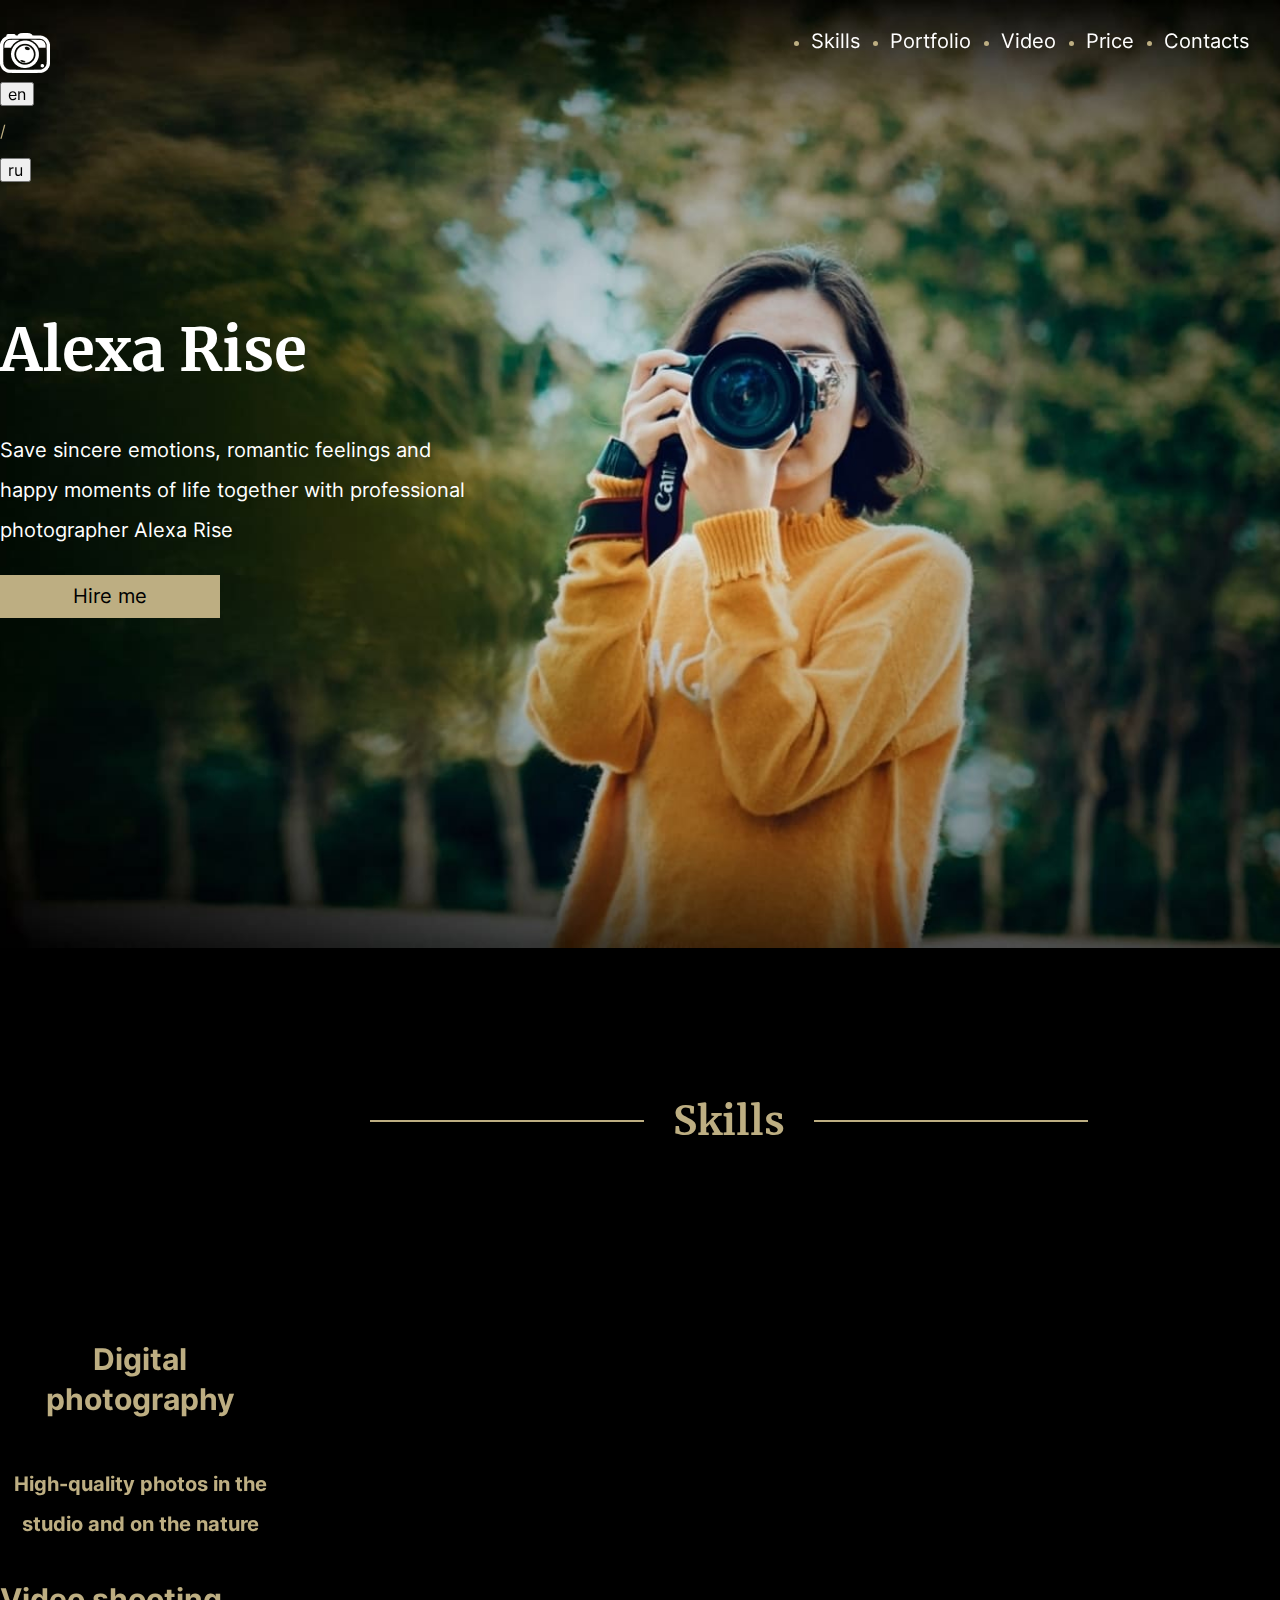
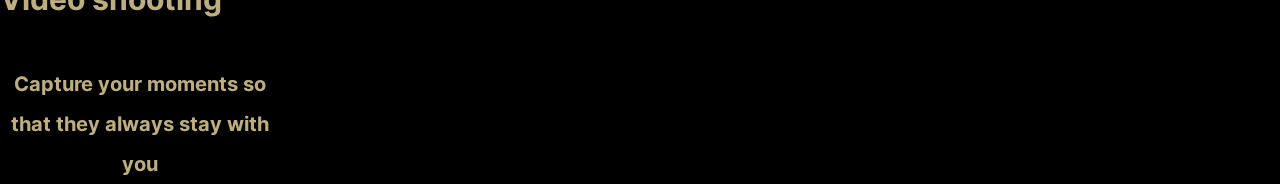
<file: index.html>
<!doctype html>
<html lang="en">
<head>
    <meta charset="UTF-8">
    <meta name="viewport" content="width=device-width, initial-scale=1.0">
    <title>portfolio</title>
    <link rel="stylesheet" href="./css/style.css">
    <link rel="icon" href="assets/img/logo_hover.ico">
</head>
<body>
<!--Header start-->
    <header class="header">
        <div class="container header-container">
            <div class="header_wrapper">
                <div class="header_logo">
                    <a href="/" class="header_logo-link">
                        <img src="./assets/img/logo.png" alt="logo" class="header_logo-pic">
                    </a>
                </div>

                <nav class="header_nav">
                    <ul class="header-list">
                        <li class="header-item"><a href="#Skills" class="header_link">Skills</a></li>
                        <li class="header-item"><a href="#Portfolio" class="header_link">Portfolio</a></li>
                        <li class="header-item"><a href="#Video" class="header_link">Video</a></li>
                        <li class="header-item"><a href="#Price" class="header_link">Price</a></li>
                        <li class="header-item"><a href="#Contacts" class="header_link">Contacts</a></li>
                    </ul>
                </nav>
            </div>
        </div>
        <div class="header_buttons">
                    <button class="button">en</button>
                    <p>/</p>
                    <button class="button">ru</button>

                </div>
    </header>
<!--Header end-->

<!--Main start-->
<main class="main">
    <div class="container main-container">
    <section class="hero">
        <div class="wrapper">
            <h1 class="main_title">
                Alexa Rise
            </h1>
            <p class="main_subtitle">
                Save sincere emotions, romantic feelings and happy moments of life together with professional photographer Alexa Rise
            </p>
            <form class="button-click">
                <input type="button" class="serch_button" value="Hire me">
            </form>
        </div>
    </section>

    <section class="skills">
        <div class="title">
            <h2 class="skills_title">
                    Skills
            </h2>
            <div class="skills_items">
                <div class="skills_cards">
                    <h2 class="skills_item-pic">
                        Digital photography
                    </h2>
                    <p>
                        High-quality photos in the studio and on the nature
                    </p>
                </div>
                <div class="skills_cards">
                    <h2 class="skills_item-pic">
                        Video shooting
                    </h2>
                    <p>
                        Capture your moments so that they always stay with you
                    </p>
                </div>
                <div class="skills_item"></div>
                <div class="skills_item"></div>
            </div>
        </div>
    </section>
    </div>
</main>
<!--Main end-->
<footer>
    <div class="container footer-container">

    </div>
</footer>

</body>
</html>
</file>
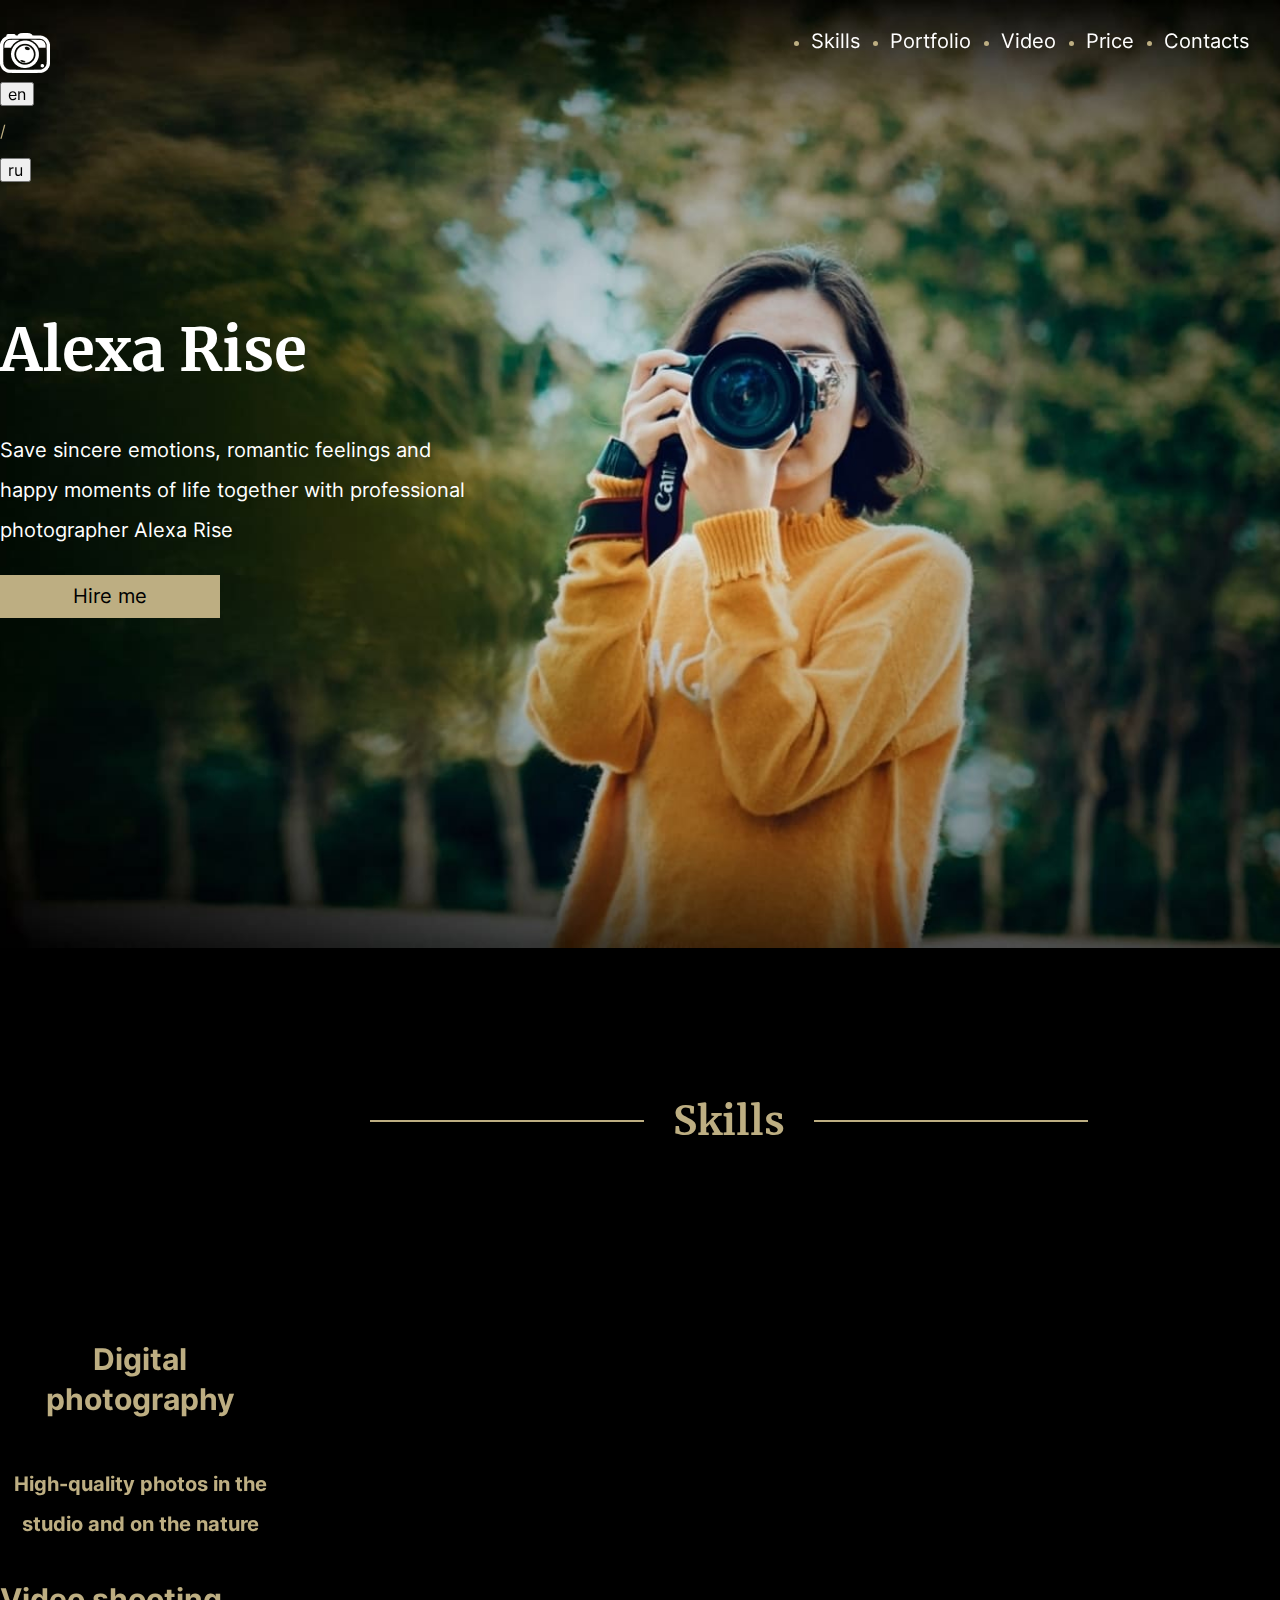
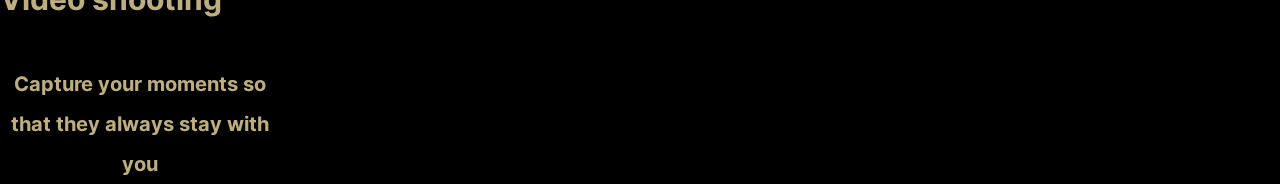
<file: portfolio/index.html>
<!doctype html>
<html lang="en">
<head>
    <meta charset="UTF-8">
    <meta name="viewport" content="width=device-width, initial-scale=1.0">
    <title>portfolio</title>
    <link rel="stylesheet" href="./css/style.css">
    <link rel="icon" href="assets/img/logo_hover.ico">
</head>
<body>
<!--Header start-->
    <header class="header">
        <div class="container header-container">
            <div class="header_wrapper">
                <div class="header_logo">
                    <a href="/" class="header_logo-link">
                        <img src="./assets/img/logo.png" alt="logo" class="header_logo-pic">
                    </a>
                </div>

                <nav class="header_nav">
                    <ul class="header-list">
                        <li class="header-item"><a href="#Skills" class="header_link">Skills</a></li>
                        <li class="header-item"><a href="#Portfolio" class="header_link">Portfolio</a></li>
                        <li class="header-item"><a href="#Video" class="header_link">Video</a></li>
                        <li class="header-item"><a href="#Price" class="header_link">Price</a></li>
                        <li class="header-item"><a href="#Contacts" class="header_link">Contacts</a></li>
                    </ul>
                </nav>
            </div>
        </div>
        <div class="header_buttons">
                    <button class="button">en</button>
                    <p>/</p>
                    <button class="button">ru</button>

                </div>
    </header>
<!--Header end-->

<!--Main start-->
<main class="main">
    <div class="container main-container">
    <section class="hero">
        <div class="wrapper">
            <h1 class="main_title">
                Alexa Rise
            </h1>
            <p class="main_subtitle">
                Save sincere emotions, romantic feelings and happy moments of life together with professional photographer Alexa Rise
            </p>
            <form class="button-click">
                <input type="button" class="serch_button" value="Hire me">
            </form>
        </div>
    </section>

    <section class="skills">
        <div class="title">
            <h2 class="skills_title">
                    Skills
            </h2>
            <div class="skills_items">
                <div class="skills_cards">
                    <h2 class="skills_item-pic">
                        Digital photography
                    </h2>
                    <p>
                        High-quality photos in the studio and on the nature
                    </p>
                </div>
                <div class="skills_cards">
                    <h2 class="skills_item-pic">
                        Video shooting
                    </h2>
                    <p>
                        Capture your moments so that they always stay with you
                    </p>
                </div>
                <div class="skills_item"></div>
                <div class="skills_item"></div>
            </div>
        </div>
    </section>
    </div>
</main>
<!--Main end-->
<footer>
    <div class="container footer-container">

    </div>
</footer>

</body>
</html>
</file>
<file: css/style.css>
/*! normalize.css v8.0.1 | MIT License | github.com/necolas/normalize.css */
html {
    line-height: 1.15;
    -webkit-text-size-adjust: 100%;
}
body {
    margin: 0;
}
main {
    display: block;
}
h1 {
    font-size: 2em;
    margin: 0.67em 0;
}
hr {
    box-sizing: content-box;
    height: 0;
    overflow: visible;
}
pre {
    font-family: monospace, monospace;
    font-size: 1em;
}
a {
    background-color: transparent;
}
abbr[title] {
    border-bottom: none;
    text-decoration: underline;
    text-decoration: underline dotted;
}
b,strong {
    font-weight: bolder;
}
code,kbd,samp {
    font-family: monospace, monospace;
    font-size: 1em;
}
small {
    font-size: 80%;
}
sub,sup {
    font-size: 75%;
    line-height: 0;
    position: relative;
    vertical-align: baseline;
}
sub {
    bottom: -0.25em;
}
sup {
    top: -0.5em;
}
img {
    border-style: none;
}
button,input,optgroup,select,textarea {
    font-family: inherit;
    font-size: 100%;
    line-height: 1.15;
    margin: 0;
}
button,input {
    overflow: visible;
}
button,select {
    text-transform: none;
}
button,[type="button"],[type="reset"],[type="submit"] {
    -webkit-appearance: button;
}
button::-moz-focus-inner,
[type="button"]::-moz-focus-inner,
[type="reset"]::-moz-focus-inner,
[type="submit"]::-moz-focus-inner {
    border-style: none;
    padding: 0;
}
button:-moz-focusring,
[type="button"]:-moz-focusring,
[type="reset"]:-moz-focusring,
[type="submit"]:-moz-focusring {
    outline: 1px dotted ButtonText;
}
fieldset {
    padding: 0.35em 0.75em 0.625em;
}
legend {
    box-sizing: border-box;
    color: inherit;
    display: table;
    max-width: 100%;
    padding: 0;
    white-space: normal;
}
progress {
    vertical-align: baseline;
}
textarea {
    overflow: auto;
}
[type="checkbox"],[type="radio"] {
    box-sizing: border-box;
    padding: 0;
}
[type="number"]::-webkit-inner-spin-button,[type="number"]::-webkit-outer-spin-button {
    height: auto;
}
[type="search"] {
    -webkit-appearance: textfield;
    outline-offset: -2px;
}
[type="search"]::-webkit-search-decoration {
    -webkit-appearance: none;
}
::-webkit-file-upload-button {
    -webkit-appearance: button;
    font: inherit;
}
details {
    display: block;
}
summary {
    display: list-item;
}
template {
    display: none;
}
[hidden] {
    display: none;
}

/* inter-regular - latin_cyrillic */
@font-face {
    font-family: 'Inter';
    font-style: normal;
    font-weight: 400;
    src: local(''),
    url('../fonts/inter-v7-latin_cyrillic-regular.woff2') format('woff2'), /* Chrome 26+, Opera 23+, Firefox 39+ */
    url('../fonts/inter-v7-latin_cyrillic-regular.woff') format('woff'); /* Chrome 6+, Firefox 3.6+, IE 9+, Safari 5.1+ */
}
/* inter-700 - latin_cyrillic */
@font-face {
    font-family: 'Inter';
    font-style: normal;
    font-weight: 700;
    src: local(''),
    url('../fonts/inter-v7-latin_cyrillic-700.woff2') format('woff2'), /* Chrome 26+, Opera 23+, Firefox 39+ */
    url('../fonts/inter-v7-latin_cyrillic-700.woff') format('woff'); /* Chrome 6+, Firefox 3.6+, IE 9+, Safari 5.1+ */
}

/* merriweather-regular - latin_cyrillic */
@font-face {
    font-family: 'Merriweather';
    font-style: normal;
    font-weight: 400;
    src: local(''),
    url('../fonts/merriweather-v28-latin_cyrillic-regular.woff2') format('woff2'), /* Chrome 26+, Opera 23+, Firefox 39+ */
    url('../fonts/merriweather-v28-latin_cyrillic-regular.woff') format('woff'); /* Chrome 6+, Firefox 3.6+, IE 9+, Safari 5.1+ */
}
/* merriweather-700 - latin_cyrillic */
@font-face {
    font-family: 'Merriweather';
    font-style: normal;
    font-weight: 700;
    src: local(''),
    url('../fonts/merriweather-v28-latin_cyrillic-700.woff2') format('woff2'), /* Chrome 26+, Opera 23+, Firefox 39+ */
    url('../fonts/merriweather-v28-latin_cyrillic-700.woff') format('woff'); /* Chrome 6+, Firefox 3.6+, IE 9+, Safari 5.1+ */
}



html{
    box-sizing: border-box;
}
*,*::before, *::after{
    box-sizing:inherit;
}

body{
    font-family: 'Inter', 'Merriweather';
    background-color: black;
    font-style: normal;
    font-size: 16px;
    line-height: 1.2;
    font-weight: normal;
    color: #bdae82
}

.container{
    max-width: 1440px;
    margin: 0 auto;
}

/* Header styles start*/

.header{
    position: fixed;
    top: 0;
    left: 0;
    width: 100%;


}

.header_link:hover .nav-link:focus, .nav-link:active{
    opacity: .75;
}

.header_wrapper{
    flex-direction: row;
    display: flex;
    /* flex-wrap: wrap;*/
    align-items: flex-end;/* Но возможно и center*/
    justify-content: space-between;
}

.header-list{
    display: flex;
    flex-wrap: wrap;

}

.header-item{
    margin-right: 30px;
}

.header-item:last-child{
    margin-right: 31px;
}

.header_link{
    font-size: 20px;
    line-height: 50px;
    color: white;
    text-decoration:none;
}

/* Header styles end*/


/* Main styles start*/

.main{
    min-height: 100vh;
    background: url(../assets/img/bg.jpg) no-repeat center;
    background-size: cover;
    padding-top: 250px;
}

.main_title{
    font-family: Merriweather;
    font-style: normal;
    font-weight: bold;
    max-width: 500px;
    font-size: 60px;
    line-height: 120px;
    color: #FFFFFF;
    margin-bottom: 10px;
}

.main_subtitle{
    font-family: Inter;
    font-style: normal;
    font-weight: normal;
    max-width:470px;
    font-size: 20px;
    line-height: 40px;
    color: #FFFFFF;
    margin-bottom: 25px;
}
.button-click{
    display: flex;
    flex-wrap: wrap;
}


.serch_button{
    padding: 10px 73px;
    background: #BDAE82;
    max-width: 220px;
    max-height: 55px;
    font-size: 20px;
    border: 0;
    margin-bottom: 330px;
}

/* Main styles start*/

/* Skills styles start*/
.skills{
    background: black;
    width: 1440px;

}
.title{
    font-family: Merriweather;
    font-weight: bold;
    font-size: 40px;
    line-height: 80px;
    text-align: center;
    color: #BDAE82;
    position: absolute;
}
/*Заголовок с линиями*/
.skills_title{
    font-weight: bold;
    font-size: 40px;
    line-height: 80px;
    padding: 100px 0px 60px 370px;
}
.skills_title::after, .skills_title::before {
    content: "";
    height: 2px;
    width: 274px;
    background-color: #bdae82;
    display: inline-block;
    margin-bottom: 13px;
}

.skills_title::before {
    margin-right: 20px;
}

.skills_title::after {
    margin-left: 20px;
}
/*Заголовок с линиями*/

.skills_cards {
    display: flex;
    justify-content: space-between;
    flex-wrap: wrap;
    padding: 240px 0px 77px 0px;
    font-family: Inter;
    font-style: normal;
    font-weight: bold;
    font-size: 20px;
    line-height: 40px;

}
.skills_cards {
    width: 320px;
    height: 240px;
    margin-right: 40px;
    padding-right: 40px;
    padding-top: 60px;
}






/* Skills styles end*/
</file>
<file: portfolio/css/style.css>
/*! normalize.css v8.0.1 | MIT License | github.com/necolas/normalize.css */
html {
    line-height: 1.15;
    -webkit-text-size-adjust: 100%;
}
body {
    margin: 0;
}
main {
    display: block;
}
h1 {
    font-size: 2em;
    margin: 0.67em 0;
}
hr {
    box-sizing: content-box;
    height: 0;
    overflow: visible;
}
pre {
    font-family: monospace, monospace;
    font-size: 1em;
}
a {
    background-color: transparent;
}
abbr[title] {
    border-bottom: none;
    text-decoration: underline;
    text-decoration: underline dotted;
}
b,strong {
    font-weight: bolder;
}
code,kbd,samp {
    font-family: monospace, monospace;
    font-size: 1em;
}
small {
    font-size: 80%;
}
sub,sup {
    font-size: 75%;
    line-height: 0;
    position: relative;
    vertical-align: baseline;
}
sub {
    bottom: -0.25em;
}
sup {
    top: -0.5em;
}
img {
    border-style: none;
}
button,input,optgroup,select,textarea {
    font-family: inherit;
    font-size: 100%;
    line-height: 1.15;
    margin: 0;
}
button,input {
    overflow: visible;
}
button,select {
    text-transform: none;
}
button,[type="button"],[type="reset"],[type="submit"] {
    -webkit-appearance: button;
}
button::-moz-focus-inner,
[type="button"]::-moz-focus-inner,
[type="reset"]::-moz-focus-inner,
[type="submit"]::-moz-focus-inner {
    border-style: none;
    padding: 0;
}
button:-moz-focusring,
[type="button"]:-moz-focusring,
[type="reset"]:-moz-focusring,
[type="submit"]:-moz-focusring {
    outline: 1px dotted ButtonText;
}
fieldset {
    padding: 0.35em 0.75em 0.625em;
}
legend {
    box-sizing: border-box;
    color: inherit;
    display: table;
    max-width: 100%;
    padding: 0;
    white-space: normal;
}
progress {
    vertical-align: baseline;
}
textarea {
    overflow: auto;
}
[type="checkbox"],[type="radio"] {
    box-sizing: border-box;
    padding: 0;
}
[type="number"]::-webkit-inner-spin-button,[type="number"]::-webkit-outer-spin-button {
    height: auto;
}
[type="search"] {
    -webkit-appearance: textfield;
    outline-offset: -2px;
}
[type="search"]::-webkit-search-decoration {
    -webkit-appearance: none;
}
::-webkit-file-upload-button {
    -webkit-appearance: button;
    font: inherit;
}
details {
    display: block;
}
summary {
    display: list-item;
}
template {
    display: none;
}
[hidden] {
    display: none;
}

/* inter-regular - latin_cyrillic */
@font-face {
    font-family: 'Inter';
    font-style: normal;
    font-weight: 400;
    src: local(''),
    url('../fonts/inter-v7-latin_cyrillic-regular.woff2') format('woff2'), /* Chrome 26+, Opera 23+, Firefox 39+ */
    url('../fonts/inter-v7-latin_cyrillic-regular.woff') format('woff'); /* Chrome 6+, Firefox 3.6+, IE 9+, Safari 5.1+ */
}
/* inter-700 - latin_cyrillic */
@font-face {
    font-family: 'Inter';
    font-style: normal;
    font-weight: 700;
    src: local(''),
    url('../fonts/inter-v7-latin_cyrillic-700.woff2') format('woff2'), /* Chrome 26+, Opera 23+, Firefox 39+ */
    url('../fonts/inter-v7-latin_cyrillic-700.woff') format('woff'); /* Chrome 6+, Firefox 3.6+, IE 9+, Safari 5.1+ */
}

/* merriweather-regular - latin_cyrillic */
@font-face {
    font-family: 'Merriweather';
    font-style: normal;
    font-weight: 400;
    src: local(''),
    url('../fonts/merriweather-v28-latin_cyrillic-regular.woff2') format('woff2'), /* Chrome 26+, Opera 23+, Firefox 39+ */
    url('../fonts/merriweather-v28-latin_cyrillic-regular.woff') format('woff'); /* Chrome 6+, Firefox 3.6+, IE 9+, Safari 5.1+ */
}
/* merriweather-700 - latin_cyrillic */
@font-face {
    font-family: 'Merriweather';
    font-style: normal;
    font-weight: 700;
    src: local(''),
    url('../fonts/merriweather-v28-latin_cyrillic-700.woff2') format('woff2'), /* Chrome 26+, Opera 23+, Firefox 39+ */
    url('../fonts/merriweather-v28-latin_cyrillic-700.woff') format('woff'); /* Chrome 6+, Firefox 3.6+, IE 9+, Safari 5.1+ */
}



html{
    box-sizing: border-box;
}
*,*::before, *::after{
    box-sizing:inherit;
}

body{
    font-family: 'Inter', 'Merriweather';
    background-color: black;
    font-style: normal;
    font-size: 16px;
    line-height: 1.2;
    font-weight: normal;
    color: #bdae82
}

.container{
    max-width: 1440px;
    margin: 0 auto;
}

/* Header styles start*/

.header{
    position: fixed;
    top: 0;
    left: 0;
    width: 100%;


}

.header_link:hover .nav-link:focus, .nav-link:active{
    opacity: .75;
}

.header_wrapper{
    flex-direction: row;
    display: flex;
    /* flex-wrap: wrap;*/
    align-items: flex-end;/* Но возможно и center*/
    justify-content: space-between;
}

.header-list{
    display: flex;
    flex-wrap: wrap;

}

.header-item{
    margin-right: 30px;
}

.header-item:last-child{
    margin-right: 31px;
}

.header_link{
    font-size: 20px;
    line-height: 50px;
    color: white;
    text-decoration:none;
}

/* Header styles end*/


/* Main styles start*/

.main{
    min-height: 100vh;
    background: url(../assets/img/bg.jpg) no-repeat center;
    background-size: cover;
    padding-top: 250px;
}

.main_title{
    font-family: Merriweather;
    font-style: normal;
    font-weight: bold;
    max-width: 500px;
    font-size: 60px;
    line-height: 120px;
    color: #FFFFFF;
    margin-bottom: 10px;
}

.main_subtitle{
    font-family: Inter;
    font-style: normal;
    font-weight: normal;
    max-width:470px;
    font-size: 20px;
    line-height: 40px;
    color: #FFFFFF;
    margin-bottom: 25px;
}
.button-click{
    display: flex;
    flex-wrap: wrap;
}


.serch_button{
    padding: 10px 73px;
    background: #BDAE82;
    max-width: 220px;
    max-height: 55px;
    font-size: 20px;
    border: 0;
    margin-bottom: 330px;
}

/* Main styles start*/

/* Skills styles start*/
.skills{
    background: black;
    width: 1440px;

}
.title{
    font-family: Merriweather;
    font-weight: bold;
    font-size: 40px;
    line-height: 80px;
    text-align: center;
    color: #BDAE82;
    position: absolute;
}
/*Заголовок с линиями*/
.skills_title{
    font-weight: bold;
    font-size: 40px;
    line-height: 80px;
    padding: 100px 0px 60px 370px;
}
.skills_title::after, .skills_title::before {
    content: "";
    height: 2px;
    width: 274px;
    background-color: #bdae82;
    display: inline-block;
    margin-bottom: 13px;
}

.skills_title::before {
    margin-right: 20px;
}

.skills_title::after {
    margin-left: 20px;
}
/*Заголовок с линиями*/

.skills_cards {
    display: flex;
    justify-content: space-between;
    flex-wrap: wrap;
    padding: 240px 0px 77px 0px;
    font-family: Inter;
    font-style: normal;
    font-weight: bold;
    font-size: 20px;
    line-height: 40px;

}
.skills_cards {
    width: 320px;
    height: 240px;
    margin-right: 40px;
    padding-right: 40px;
    padding-top: 60px;
}






/* Skills styles end*/
</file>
